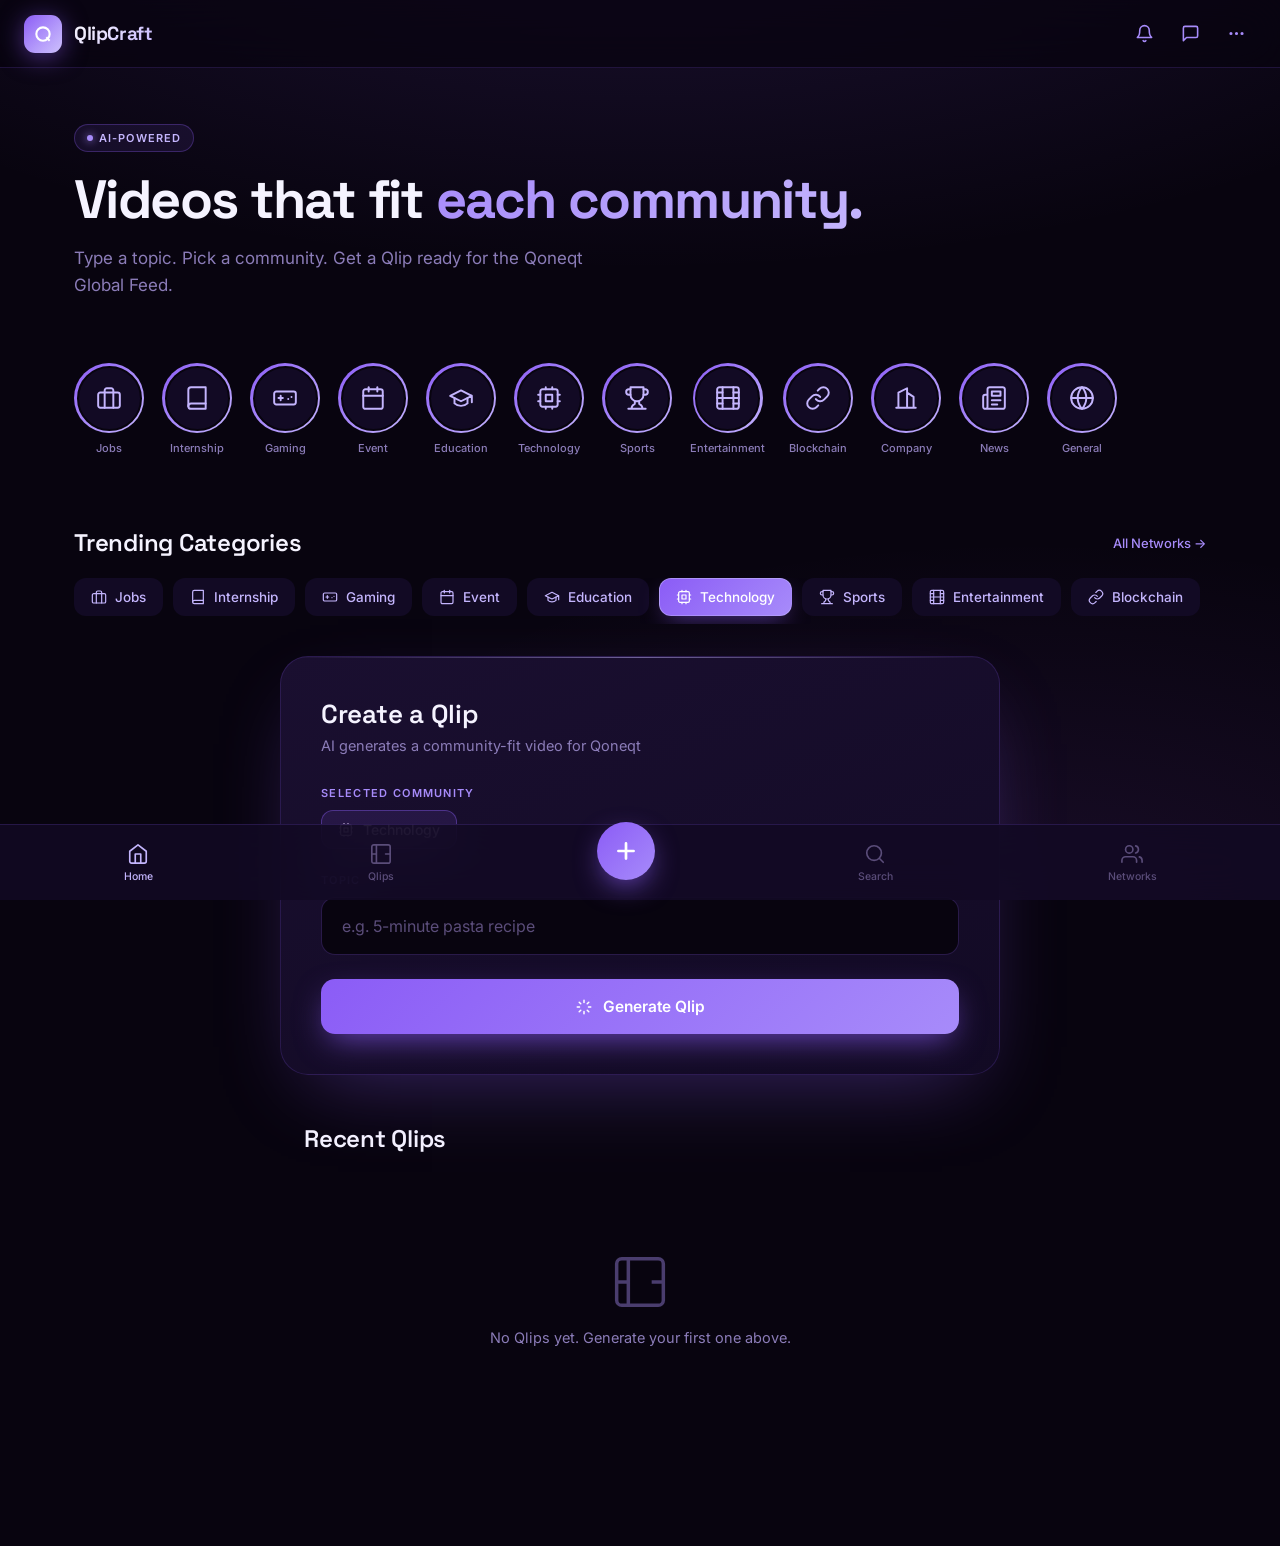
<file: modules/templates/index.html>
<!DOCTYPE html>
<html lang="en">
<head>
<meta charset="UTF-8">
<meta name="viewport" content="width=device-width, initial-scale=1.0">
<title>QlipCraft</title>
<link rel="preconnect" href="https://fonts.googleapis.com">
<link href="https://fonts.googleapis.com/css2?family=Inter:wght@400;500;600;700&family=Space+Grotesk:wght@500;600;700&display=swap" rel="stylesheet">
<style>
  * { margin:0; padding:0; box-sizing:border-box; }
  :root {
    --bg:#08040f; --surface:#120a24; --card:#1a0f30;
    --primary:#8b5cf6; --primary-2:#c4b5fd;
    --text:#f5f3ff; --muted:#8b7cb8; --border:rgba(139,92,246,0.18);
    --glow:0 20px 60px -20px rgba(139,92,246,0.6);
  }
  html { scroll-behavior:smooth; }
  body {
    background:var(--bg); color:var(--text);
    font-family:'Inter',sans-serif; min-height:100vh;
    background-image:
      radial-gradient(ellipse 80% 50% at 50% -20%, rgba(139,92,246,0.18), transparent),
      radial-gradient(ellipse 60% 40% at 80% 100%, rgba(168,85,247,0.1), transparent);
    background-attachment:fixed;
    padding-bottom:120px;
  }
  .scroll-x { overflow-x:auto; scrollbar-width:none; }
  .scroll-x::-webkit-scrollbar { display:none; }

  /* NAV */
  .nav {
    position:sticky; top:0; z-index:100;
    backdrop-filter:blur(20px); -webkit-backdrop-filter:blur(20px);
    background:rgba(8,4,15,0.7);
    border-bottom:1px solid var(--border);
    height:68px; padding:0 24px;
    display:flex; align-items:center; justify-content:space-between;
  }
  .brand { display:flex; align-items:center; gap:12px; }
  .brand-mark {
    width:38px; height:38px; border-radius:11px;
    background:linear-gradient(135deg,#8b5cf6,#c4b5fd);
    display:flex; align-items:center; justify-content:center;
    box-shadow:0 4px 24px rgba(139,92,246,0.5);
    position:relative;
  }
  .brand-mark::after {
    content:''; position:absolute; inset:0; border-radius:11px;
    background:linear-gradient(135deg,transparent,rgba(255,255,255,0.3));
    opacity:0.5;
  }
  .brand-mark svg { width:20px; height:20px; stroke:#fff; fill:none; stroke-width:2.5; }
  .brand-name {
    font-family:'Space Grotesk',sans-serif; font-weight:700;
    font-size:19px; letter-spacing:-0.02em;
    background:linear-gradient(135deg,#fff,#c4b5fd);
    -webkit-background-clip:text; background-clip:text;
    -webkit-text-fill-color:transparent;
  }
  .nav-icons { display:flex; gap:6px; }
  .icon-btn {
    width:40px; height:40px; border-radius:11px; border:none;
    background:transparent; color:#a78bfa; cursor:pointer;
    display:flex; align-items:center; justify-content:center;
    transition:all 0.2s ease;
  }
  .icon-btn:hover { background:rgba(139,92,246,0.15); color:#fff; }
  .icon-btn svg { width:19px; height:19px; stroke:currentColor; fill:none; stroke-width:2; stroke-linecap:round; stroke-linejoin:round; }

  /* HERO */
  .hero { padding:56px 24px 32px; max-width:1180px; margin:0 auto; }
  .badge {
    display:inline-flex; align-items:center; gap:6px;
    padding:6px 12px; border-radius:100px;
    background:rgba(139,92,246,0.1); border:1px solid rgba(139,92,246,0.3);
    color:#c4b5fd; font-size:11px; font-weight:600;
    letter-spacing:0.1em; text-transform:uppercase; margin-bottom:20px;
  }
  .badge-dot { width:6px; height:6px; border-radius:50%; background:#a78bfa; box-shadow:0 0 8px #a78bfa; }
  h1 {
    font-family:'Space Grotesk',sans-serif; font-weight:700;
    font-size:clamp(34px,5vw,54px); line-height:1.05;
    letter-spacing:-0.03em; margin-bottom:16px; max-width:800px;
  }
  h1 span {
    background:linear-gradient(135deg,#a78bfa,#c4b5fd);
    -webkit-background-clip:text; background-clip:text;
    -webkit-text-fill-color:transparent;
  }
  .hero p { color:var(--muted); font-size:17px; line-height:1.6; max-width:560px; }

  /* STORIES */
  .stories { display:flex; gap:18px; padding:32px 24px; max-width:1180px; margin:0 auto; }
  .story { flex-shrink:0; display:flex; flex-direction:column; align-items:center; gap:8px; cursor:pointer; }
  .story-ring {
    width:70px; height:70px; border-radius:50%;
    padding:2.5px; background:linear-gradient(135deg,#8b5cf6,#c4b5fd);
    transition:transform 0.25s ease;
  }
  .story:hover .story-ring { transform:scale(1.08); }
  .story-inner {
    width:100%; height:100%; border-radius:50%;
    background:var(--surface); border:2.5px solid var(--bg);
    display:flex; align-items:center; justify-content:center;
  }
  .story-inner svg { width:26px; height:26px; stroke:#c4b5fd; fill:none; stroke-width:1.8; stroke-linecap:round; stroke-linejoin:round; }
  .story-label { font-size:11px; color:var(--muted); font-weight:500; }

  /* SECTION */
  .section { max-width:1180px; margin:0 auto; padding:0 24px; }
  .section-head { display:flex; align-items:center; justify-content:space-between; margin:40px 0 20px; }
  .section-head h2 { font-family:'Space Grotesk',sans-serif; font-size:24px; font-weight:600; letter-spacing:-0.01em; }
  .section-head a { color:#a78bfa; font-size:13px; font-weight:500; text-decoration:none; cursor:pointer; }

  /* PILLS */
  .pills { display:flex; gap:10px; padding-bottom:8px; }
  .pill {
    flex-shrink:0; display:flex; align-items:center; gap:8px;
    padding:10px 16px; border-radius:12px;
    background:var(--surface); border:1.5px solid transparent;
    color:#c4b5fd; font-family:inherit; font-size:13.5px; font-weight:500;
    cursor:pointer; transition:all 0.2s ease;
  }
  .pill svg { width:16px; height:16px; stroke:currentColor; fill:none; stroke-width:1.8; stroke-linecap:round; stroke-linejoin:round; }
  .pill:hover { background:var(--card); transform:translateY(-1px); }
  .pill.active {
    background:linear-gradient(135deg,#8b5cf6,#a78bfa);
    color:#fff; border-color:rgba(196,181,253,0.5);
    box-shadow:0 8px 24px -8px rgba(139,92,246,0.6);
  }

  /* CREATE CARD */
  .create {
    max-width:720px; margin:32px auto; padding:40px;
    background:linear-gradient(160deg,#1a0f30,#120a24);
    border:1px solid var(--border); border-radius:28px;
    position:relative; overflow:hidden;
    box-shadow:0 30px 80px -30px rgba(139,92,246,0.4);
  }
  .create::before {
    content:''; position:absolute; top:0; left:0; right:0; height:1px;
    background:linear-gradient(90deg,transparent,rgba(196,181,253,0.5),transparent);
  }
  .create h3 { font-family:'Space Grotesk',sans-serif; font-size:26px; font-weight:600; margin-bottom:6px; letter-spacing:-0.01em; }
  .create .sub { color:var(--muted); font-size:14.5px; margin-bottom:32px; }
  .field { margin-bottom:24px; }
  .field label {
    display:block; font-size:11px; font-weight:600;
    color:#a78bfa; text-transform:uppercase; letter-spacing:0.12em;
    margin-bottom:10px;
  }
  .cat-chip {
    display:inline-flex; align-items:center; gap:9px;
    padding:10px 16px; border-radius:12px;
    background:rgba(139,92,246,0.12); border:1px solid rgba(139,92,246,0.4);
    color:#e9d5ff; font-size:14px; font-weight:500;
  }
  .cat-chip svg { width:16px; height:16px; stroke:currentColor; fill:none; stroke-width:1.8; }
  .input {
    width:100%; padding:18px 20px; border-radius:14px;
    background:#08040f; border:1.5px solid rgba(139,92,246,0.25);
    color:#fff; font-family:inherit; font-size:16px; outline:none;
    transition:all 0.2s ease;
  }
  .input::placeholder { color:#5b4d7a; }
  .input:focus { border-color:#8b5cf6; box-shadow:0 0 0 4px rgba(139,92,246,0.15); }
  .btn {
    width:100%; padding:18px; border-radius:14px; border:none;
    background:linear-gradient(135deg,#8b5cf6,#a78bfa);
    color:#fff; font-family:inherit; font-size:15.5px; font-weight:600;
    cursor:pointer; transition:all 0.25s ease;
    box-shadow:0 12px 32px -8px rgba(139,92,246,0.7);
    display:flex; align-items:center; justify-content:center; gap:10px;
  }
  .btn:hover:not(:disabled) { transform:translateY(-2px); box-shadow:0 16px 40px -8px rgba(139,92,246,0.9); }
  .btn:disabled { opacity:0.55; cursor:not-allowed; }
  .btn svg { width:18px; height:18px; stroke:currentColor; fill:none; stroke-width:2; stroke-linecap:round; stroke-linejoin:round; }

  .loader {
    display:none; margin-top:20px; padding:18px;
    background:rgba(139,92,246,0.08); border:1px solid rgba(139,92,246,0.25);
    border-radius:14px; color:#c4b5fd; font-size:14px;
    display:none; align-items:center; justify-content:center; gap:12px;
  }
  .loader.show { display:flex; }
  .spinner {
    width:18px; height:18px; border:2.5px solid rgba(196,181,253,0.2);
    border-top-color:#c4b5fd; border-radius:50%;
    animation:spin 0.8s linear infinite;
  }
  @keyframes spin { to { transform:rotate(360deg); } }

  /* FEED */
  .feed { max-width:720px; margin:0 auto; padding:0 24px; }
  .feed-card {
    background:linear-gradient(160deg,#1a0f30,#120a24);
    border:1px solid var(--border); border-radius:24px;
    overflow:hidden; margin-bottom:24px;
    transition:transform 0.25s ease;
  }
  .feed-head { display:flex; align-items:center; gap:14px; padding:18px 22px; }
  .avatar {
    width:44px; height:44px; border-radius:50%;
    background:linear-gradient(135deg,#8b5cf6,#c4b5fd);
    display:flex; align-items:center; justify-content:center;
    font-family:'Space Grotesk',sans-serif; font-weight:700; font-size:16px; color:#fff;
  }
  .feed-name { font-weight:600; font-size:15px; display:flex; align-items:center; gap:6px; }
  .verified {
    width:16px; height:16px; border-radius:50%;
    background:linear-gradient(135deg,#8b5cf6,#c4b5fd);
    display:inline-flex; align-items:center; justify-content:center;
  }
  .verified svg { width:10px; height:10px; stroke:#fff; fill:none; stroke-width:3; stroke-linecap:round; stroke-linejoin:round; }
  .feed-time { font-size:12.5px; color:var(--muted); margin-top:3px; }
  .feed-video { width:100%; display:block; background:#000; max-height:560px; object-fit:contain; }
  .feed-body { padding:18px 22px 22px; }
  .feed-caption { font-size:14.5px; line-height:1.6; color:#e0d5f5; margin-bottom:10px; }
  .feed-tags { font-size:13px; color:#a78bfa; }

  .empty {
    text-align:center; padding:80px 24px;
    color:var(--muted); font-size:14.5px;
  }
  .empty svg { width:56px; height:56px; stroke:#4a3d6e; fill:none; stroke-width:1.5; margin-bottom:16px; }

  /* BOTTOM NAV */
  .tabbar {
    position:fixed; bottom:0; left:0; right:0;
    backdrop-filter:blur(24px); -webkit-backdrop-filter:blur(24px);
    background:rgba(18,10,36,0.85);
    border-top:1px solid var(--border);
    height:76px; display:flex; align-items:center; justify-content:space-around;
    padding:0 16px; z-index:200;
  }
  .tab {
    display:flex; flex-direction:column; align-items:center; gap:5px;
    background:none; border:none; cursor:pointer;
    color:#5b4d7a; font-family:inherit; font-size:10.5px; font-weight:500;
    padding:8px 12px; border-radius:10px; transition:color 0.2s ease;
  }
  .tab:hover { color:#a78bfa; }
  .tab.active { color:#c4b5fd; }
  .tab svg { width:22px; height:22px; stroke:currentColor; fill:none; stroke-width:1.8; stroke-linecap:round; stroke-linejoin:round; }
  .tab-plus {
    width:58px; height:58px; border-radius:50%; border:none;
    background:linear-gradient(135deg,#8b5cf6,#a78bfa);
    box-shadow:0 10px 30px -8px rgba(139,92,246,0.9);
    display:flex; align-items:center; justify-content:center;
    margin-top:-24px; cursor:pointer; transition:transform 0.2s ease;
  }
  .tab-plus:hover { transform:scale(1.06); }
  .tab-plus svg { width:26px; height:26px; stroke:#fff; fill:none; stroke-width:2.5; stroke-linecap:round; }

  /* MODAL */
  .modal {
    position:fixed; inset:0; z-index:500;
    background:rgba(4,2,10,0.85); backdrop-filter:blur(12px);
    display:none; align-items:center; justify-content:center; padding:20px;
  }
  .modal.show { display:flex; animation:fadeIn 0.25s ease; }
  @keyframes fadeIn { from { opacity:0; } to { opacity:1; } }
  .modal-card {
    background:linear-gradient(160deg,#1a0f30,#120a24);
    border:1px solid var(--border); border-radius:24px;
    max-width:480px; width:100%; max-height:90vh; overflow-y:auto;
    padding:28px;
  }
  .modal-card h3 { font-family:'Space Grotesk',sans-serif; font-size:21px; font-weight:600; margin-bottom:18px; }
  .modal-video { width:100%; border-radius:16px; margin-bottom:18px; background:#000; }
  .modal-meta {
    background:#08040f; padding:18px; border-radius:14px;
    font-size:13.5px; line-height:1.8; margin-bottom:18px;
  }
  .modal-meta b { color:#a78bfa; font-weight:600; }
  .btn-close {
    width:100%; padding:14px; border-radius:12px;
    background:rgba(139,92,246,0.15); border:1px solid rgba(139,92,246,0.3);
    color:#e9d5ff; font-family:inherit; font-size:14px; font-weight:600;
    cursor:pointer; transition:background 0.2s ease;
  }
  .btn-close:hover { background:rgba(139,92,246,0.25); }
</style>
</head>
<body>

<!-- NAV -->
<nav class="nav">
  <div class="brand">
    <div class="brand-mark">
      <svg viewBox="0 0 24 24"><circle cx="12" cy="12" r="8"/><path d="M16 16l4 4"/></svg>
    </div>
    <div class="brand-name">QlipCraft</div>
  </div>
  <div class="nav-icons">
    <button class="icon-btn" onclick="alert('Notifications')"><svg viewBox="0 0 24 24"><path d="M18 8A6 6 0 0 0 6 8c0 7-3 9-3 9h18s-3-2-3-9"/><path d="M13.73 21a2 2 0 0 1-3.46 0"/></svg></button>
    <button class="icon-btn" onclick="alert('Messages')"><svg viewBox="0 0 24 24"><path d="M21 15a2 2 0 0 1-2 2H7l-4 4V5a2 2 0 0 1 2-2h14a2 2 0 0 1 2 2z"/></svg></button>
    <button class="icon-btn" onclick="alert('Menu')"><svg viewBox="0 0 24 24"><circle cx="12" cy="12" r="1"/><circle cx="19" cy="12" r="1"/><circle cx="5" cy="12" r="1"/></svg></button>
  </div>
</nav>

<!-- HERO -->
<section class="hero">
  <div class="badge"><span class="badge-dot"></span>AI-Powered</div>
  <h1>Videos that fit <span>each community.</span></h1>
  <p>Type a topic. Pick a community. Get a Qlip ready for the Qoneqt Global Feed.</p>
</section>

<!-- STORIES -->
<div class="stories scroll-x" id="stories"></div>

<!-- TRENDING -->
<div class="section">
  <div class="section-head">
    <h2>Trending Categories</h2>
    <a>All Networks →</a>
  </div>
  <div class="pills scroll-x" id="pills"></div>
</div>

<!-- CREATE -->
<div class="create">
  <h3>Create a Qlip</h3>
  <p class="sub">AI generates a community-fit video for Qoneqt</p>

  <div class="field">
    <label>Selected Community</label>
    <div class="cat-chip" id="catChip">
      <svg viewBox="0 0 24 24"><rect x="4" y="4" width="16" height="16" rx="2"/><rect x="9" y="9" width="6" height="6"/><path d="M9 2v2M15 2v2M9 20v2M15 20v2M2 9h2M2 15h2M20 9h2M20 15h2"/></svg>
      <span id="catName">Technology</span>
    </div>
  </div>

  <div class="field">
    <label>Topic</label>
    <input class="input" id="topic" placeholder="e.g. 5-minute pasta recipe">
  </div>

  <button class="btn" id="genBtn" onclick="generate()">
    <svg viewBox="0 0 24 24"><path d="M12 3v3M12 18v3M3 12h3M18 12h3M5.6 5.6l2.1 2.1M16.3 16.3l2.1 2.1M5.6 18.4l2.1-2.1M16.3 7.7l2.1-2.1"/></svg>
    Generate Qlip
  </button>

  <div class="loader" id="loader">
    <div class="spinner"></div>
    <span id="loaderText">Generating script…</span>
  </div>
</div>

<!-- FEED -->
<div class="section-head" style="max-width:720px;margin:48px auto 20px;padding:0 24px;">
  <h2>Recent Qlips</h2>
</div>
<div class="feed" id="feed"></div>

<!-- BOTTOM NAV -->
<nav class="tabbar">
  <button class="tab active" onclick="window.scrollTo({top:0,behavior:'smooth'})">
    <svg viewBox="0 0 24 24"><path d="M3 9l9-7 9 7v11a2 2 0 0 1-2 2H5a2 2 0 0 1-2-2z"/><polyline points="9 22 9 12 15 12 15 22"/></svg>
    Home
  </button>
  <button class="tab" onclick="document.getElementById('feed').scrollIntoView({behavior:'smooth'})">
    <svg viewBox="0 0 24 24"><rect x="2" y="2" width="20" height="20" rx="2.18"/><path d="M7 2v20M2 12h5M22 12h-5"/></svg>
    Qlips
  </button>
  <button class="tab-plus" onclick="window.scrollTo({top:0,behavior:'smooth'});setTimeout(()=>document.getElementById('topic').focus(),400)">
    <svg viewBox="0 0 24 24"><path d="M12 5v14M5 12h14"/></svg>
  </button>
  <button class="tab" onclick="document.getElementById('topic').focus()">
    <svg viewBox="0 0 24 24"><circle cx="11" cy="11" r="8"/><path d="m21 21-4.35-4.35"/></svg>
    Search
  </button>
  <button class="tab" onclick="document.getElementById('pills').scrollIntoView({behavior:'smooth'})">
    <svg viewBox="0 0 24 24"><path d="M17 21v-2a4 4 0 0 0-4-4H5a4 4 0 0 0-4 4v2"/><circle cx="9" cy="7" r="4"/><path d="M23 21v-2a4 4 0 0 0-3-3.87M16 3.13a4 4 0 0 1 0 7.75"/></svg>
    Networks
  </button>
</nav>

<!-- MODAL -->
<div class="modal" id="modal" onclick="if(event.target===this)closeModal()">
  <div class="modal-card">
    <h3>✨ Your Qlip is ready</h3>
    <video class="modal-video" id="modalVideo" controls autoplay playsinline></video>
    <div class="modal-meta" id="modalMeta"></div>
    <button class="btn-close" onclick="closeModal()">Close</button>
  </div>
</div>

<script>
const ICONS = {
  'Jobs':'<svg viewBox="0 0 24 24"><rect x="2" y="7" width="20" height="14" rx="2"/><path d="M16 21V5a2 2 0 0 0-2-2h-4a2 2 0 0 0-2 2v16"/></svg>',
  'Internship':'<svg viewBox="0 0 24 24"><path d="M4 19.5A2.5 2.5 0 0 1 6.5 17H20"/><path d="M6.5 2H20v20H6.5A2.5 2.5 0 0 1 4 19.5v-15A2.5 2.5 0 0 1 6.5 2z"/></svg>',
  'Gaming':'<svg viewBox="0 0 24 24"><line x1="6" y1="12" x2="10" y2="12"/><line x1="8" y1="10" x2="8" y2="14"/><line x1="15" y1="13" x2="15.01" y2="13"/><line x1="18" y1="11" x2="18.01" y2="11"/><rect x="2" y="6" width="20" height="12" rx="2"/></svg>',
  'Event':'<svg viewBox="0 0 24 24"><rect x="3" y="4" width="18" height="18" rx="2"/><line x1="16" y1="2" x2="16" y2="6"/><line x1="8" y1="2" x2="8" y2="6"/><line x1="3" y1="10" x2="21" y2="10"/></svg>',
  'Education':'<svg viewBox="0 0 24 24"><path d="M22 10v6M2 10l10-5 10 5-10 5z"/><path d="M6 12v5c3 3 9 3 12 0v-5"/></svg>',
  'Technology':'<svg viewBox="0 0 24 24"><rect x="4" y="4" width="16" height="16" rx="2"/><rect x="9" y="9" width="6" height="6"/><path d="M9 2v2M15 2v2M9 20v2M15 20v2M2 9h2M2 15h2M20 9h2M20 15h2"/></svg>',
  'Sports':'<svg viewBox="0 0 24 24"><path d="M6 9H4.5a2.5 2.5 0 0 1 0-5H6M18 9h1.5a2.5 2.5 0 0 0 0-5H18"/><path d="M4 22h16M10 14.66V17c0 .55-.47.98-.97 1.21C7.85 18.75 7 20.24 7 22M14 14.66V17c0 .55.47.98.97 1.21C16.15 18.75 17 20.24 17 22M18 2H6v7a6 6 0 0 0 12 0V2z"/></svg>',
  'Entertainment':'<svg viewBox="0 0 24 24"><rect x="2" y="2" width="20" height="20" rx="2.18"/><line x1="7" y1="2" x2="7" y2="22"/><line x1="17" y1="2" x2="17" y2="22"/><line x1="2" y1="12" x2="22" y2="12"/><line x1="2" y1="7" x2="7" y2="7"/><line x1="2" y1="17" x2="7" y2="17"/><line x1="17" y1="17" x2="22" y2="17"/><line x1="17" y1="7" x2="22" y2="7"/></svg>',
  'Blockchain':'<svg viewBox="0 0 24 24"><path d="M10 13a5 5 0 0 0 7.54.54l3-3a5 5 0 0 0-7.07-7.07l-1.72 1.71"/><path d="M14 11a5 5 0 0 0-7.54-.54l-3 3a5 5 0 0 0 7.07 7.07l1.71-1.71"/></svg>',
  'Company':'<svg viewBox="0 0 24 24"><path d="M3 21h18M5 21V7l8-4v18M19 21V11l-6-4"/></svg>',
  'News':'<svg viewBox="0 0 24 24"><path d="M4 22h16a2 2 0 0 0 2-2V4a2 2 0 0 0-2-2H8a2 2 0 0 0-2 2v16a2 2 0 0 1-2 2zm0 0a2 2 0 0 1-2-2v-9c0-1.1.9-2 2-2h2"/><path d="M18 14h-8M15 18h-5M10 6h8v4h-8z"/></svg>',
  'General':'<svg viewBox="0 0 24 24"><circle cx="12" cy="12" r="10"/><line x1="2" y1="12" x2="22" y2="12"/><path d="M12 2a15.3 15.3 0 0 1 4 10 15.3 15.3 0 0 1-4 10 15.3 15.3 0 0 1-4-10 15.3 15.3 0 0 1 4-10z"/></svg>',
  'Art':'<svg viewBox="0 0 24 24"><circle cx="13.5" cy="6.5" r=".5"/><circle cx="17.5" cy="10.5" r=".5"/><circle cx="8.5" cy="7.5" r=".5"/><circle cx="6.5" cy="12.5" r=".5"/><path d="M12 2C6.5 2 2 6.5 2 12s4.5 10 10 10c.926 0 1.648-.746 1.648-1.688 0-.437-.18-.835-.437-1.125-.29-.289-.438-.652-.438-1.125a1.64 1.64 0 0 1 1.668-1.668h1.996c3.051 0 5.555-2.503 5.555-5.554C21.965 6.012 17.461 2 12 2z"/></svg>',
  'Personalities':'<svg viewBox="0 0 24 24"><polygon points="12 2 15.09 8.26 22 9.27 17 14.14 18.18 21.02 12 17.77 5.82 21.02 7 14.14 2 9.27 8.91 8.26 12 2"/></svg>',
  'Food & Cooking':'<svg viewBox="0 0 24 24"><path d="M6 13.87A4 4 0 0 1 7.41 6a5.11 5.11 0 0 1 1.05-1.54 5 5 0 0 1 7.08 0A5.11 5.11 0 0 1 16.59 6 4 4 0 0 1 18 13.87V21H6z"/><line x1="6" y1="17" x2="18" y2="17"/></svg>',
  'Health & Fitness':'<svg viewBox="0 0 24 24"><path d="M6.5 6.5h11v11h-11z"/><path d="M6.5 6.5 3 3M17.5 6.5 21 3M6.5 17.5 3 21M17.5 17.5 21 21"/></svg>',
  'Business & Finance':'<svg viewBox="0 0 24 24"><line x1="18" y1="20" x2="18" y2="10"/><line x1="12" y1="20" x2="12" y2="4"/><line x1="6" y1="20" x2="6" y2="14"/></svg>',
  'Travel & Lifestyle':'<svg viewBox="0 0 24 24"><path d="M17.8 19.2 16 11l3.5-3.5C21 6 21.5 4 21 3c-1-.5-3 0-4.5 1.5L13 8 4.8 6.2c-.5-.1-.9.1-1.1.5l-.3.5c-.2.5-.1 1 .3 1.3L9 12l-2 3H4l-1 1 3 2 2 3 1-1v-3l3-2 3.5 5.3c.3.4.8.5 1.3.3l.5-.2c.4-.3.6-.7.5-1.2z"/></svg>',
  'Fashion & Photography':'<svg viewBox="0 0 24 24"><path d="M23 19a2 2 0 0 1-2 2H3a2 2 0 0 1-2-2V8a2 2 0 0 1 2-2h4l2-3h6l2 3h4a2 2 0 0 1 2 2z"/><circle cx="12" cy="13" r="4"/></svg>',
  'Motivation & Wellness':'<svg viewBox="0 0 24 24"><circle cx="12" cy="12" r="4"/><path d="M12 2v2M12 20v2M4.93 4.93l1.41 1.41M17.66 17.66l1.41 1.41M2 12h2M20 12h2M6.34 17.66l-1.41 1.41M19.07 4.93l-1.41 1.41"/></svg>',
  'Learning & Growth':'<svg viewBox="0 0 24 24"><path d="M7 20s0-1 1-2 1-2 1-3M15 20s0-1-1-2-1-2-1-3"/><path d="M12 22V12"/><path d="M12 12c-2 0-4-1-4-4 0-2 1-4 4-6 3 2 4 4 4 6 0 3-2 4-4 4z"/></svg>',
  'Quotes & Nature':'<svg viewBox="0 0 24 24"><path d="M11 20A7 7 0 0 1 9.8 6.1C15.5 5 17 4.48 19 2c1 2 2 4.18 2 8 0 5.5-4.78 10-10 10z"/><path d="M2 21c0-3 1.85-5.36 5.08-6C9.5 14.52 12 13 13 12"/></svg>',
};

const COMMUNITIES = ['Jobs','Internship','Gaming','Event','Education','Technology','Sports','Entertainment','Blockchain','Company','News','General','Art','Personalities','Food & Cooking','Health & Fitness','Business & Finance','Travel & Lifestyle','Fashion & Photography','Motivation & Wellness','Learning & Growth','Quotes & Nature'];

let selected = 'Technology';
const RECENT = JSON.parse(document.getElementById('feed').dataset.recent || '[]');

function render() {
  // Stories
  document.getElementById('stories').innerHTML = COMMUNITIES.slice(0,12).map(c => `
    <div class="story" onclick="pickCategory('${c}')">
      <div class="story-ring"><div class="story-inner">${ICONS[c]}</div></div>
      <div class="story-label">${c.split(' ')[0]}</div>
    </div>`).join('');

  // Pills
  document.getElementById('pills').innerHTML = COMMUNITIES.map(c => `
    <button class="pill ${c===selected?'active':''}" data-cat="${c}" onclick="pickCategory('${c}')">
      ${ICONS[c]}<span>${c}</span>
    </button>`).join('');

  // Feed
  const feed = document.getElementById('feed');
  if (!RECENT.length) {
    feed.innerHTML = `<div class="empty">
      <svg viewBox="0 0 24 24"><rect x="2" y="2" width="20" height="20" rx="2.18"/><path d="M7 2v20M2 12h5M22 12h-5"/></svg>
      <div>No Qlips yet. Generate your first one above.</div>
    </div>`;
  } else {
    feed.innerHTML = RECENT.map(q => `
      <div class="feed-card">
        <div class="feed-head">
          <div class="avatar">Q</div>
          <div>
            <div class="feed-name">QlipCraft <span class="verified"><svg viewBox="0 0 24 24"><polyline points="20 6 9 17 4 12"/></svg></span></div>
            <div class="feed-time">just now · ${q.community}</div>
          </div>
        </div>
        <video class="feed-video" src="/output/${q.id}.mp4" controls preload="metadata"></video>
        <div class="feed-body">
          <div class="feed-caption">${q.caption}</div>
          <div class="feed-tags">${q.hashtags}</div>
        </div>
      </div>`).join('');
  }
}

function pickCategory(c) {
  selected = c;
  document.querySelectorAll('.pill').forEach(p => p.classList.toggle('active', p.dataset.cat===c));
  document.getElementById('catName').textContent = c;
  document.querySelector('#catChip svg').outerHTML = ICONS[c];
}

async function generate() {
  const topic = document.getElementById('topic').value.trim();
  if (!topic) { alert('Please enter a topic'); return; }
  const btn = document.getElementById('genBtn');
  const loader = document.getElementById('loader');
  const lt = document.getElementById('loaderText');
  btn.disabled = true;
  loader.classList.add('show');
  const steps = ['Generating script…','Writing voiceover…','Picking visuals…','Composing video…'];
  let i=0; const t = setInterval(()=>{ lt.textContent = steps[i++%4]; }, 2500);

  try {
    const fd = new FormData();
    fd.append('topic', topic);
    fd.append('community', selected);
    const r = await fetch('/generate', {method:'POST', body:fd});
    const d = await r.json();
    if (d.error) throw new Error(d.error);
    document.getElementById('modalVideo').src = '/output/'+d.id+'.mp4';
    document.getElementById('modalMeta').innerHTML =
      `<b>Hook 1:</b> ${d.hook1}<br><b>Hook 2:</b> ${d.hook2}<br><b>Caption:</b> ${d.caption}<br><b>Hashtags:</b> ${d.hashtags}`;
    document.getElementById('modal').classList.add('show');
    setTimeout(()=>location.reload(), 2000);
  } catch(e) { alert('Error: '+e.message); }
  finally { clearInterval(t); btn.disabled=false; loader.classList.remove('show'); }
}

function closeModal(){ document.getElementById('modal').classList.remove('show'); }
document.addEventListener('keydown', e => { if (e.key==='Escape') closeModal(); });

render();
</script>
</body>
</html>
</file>
